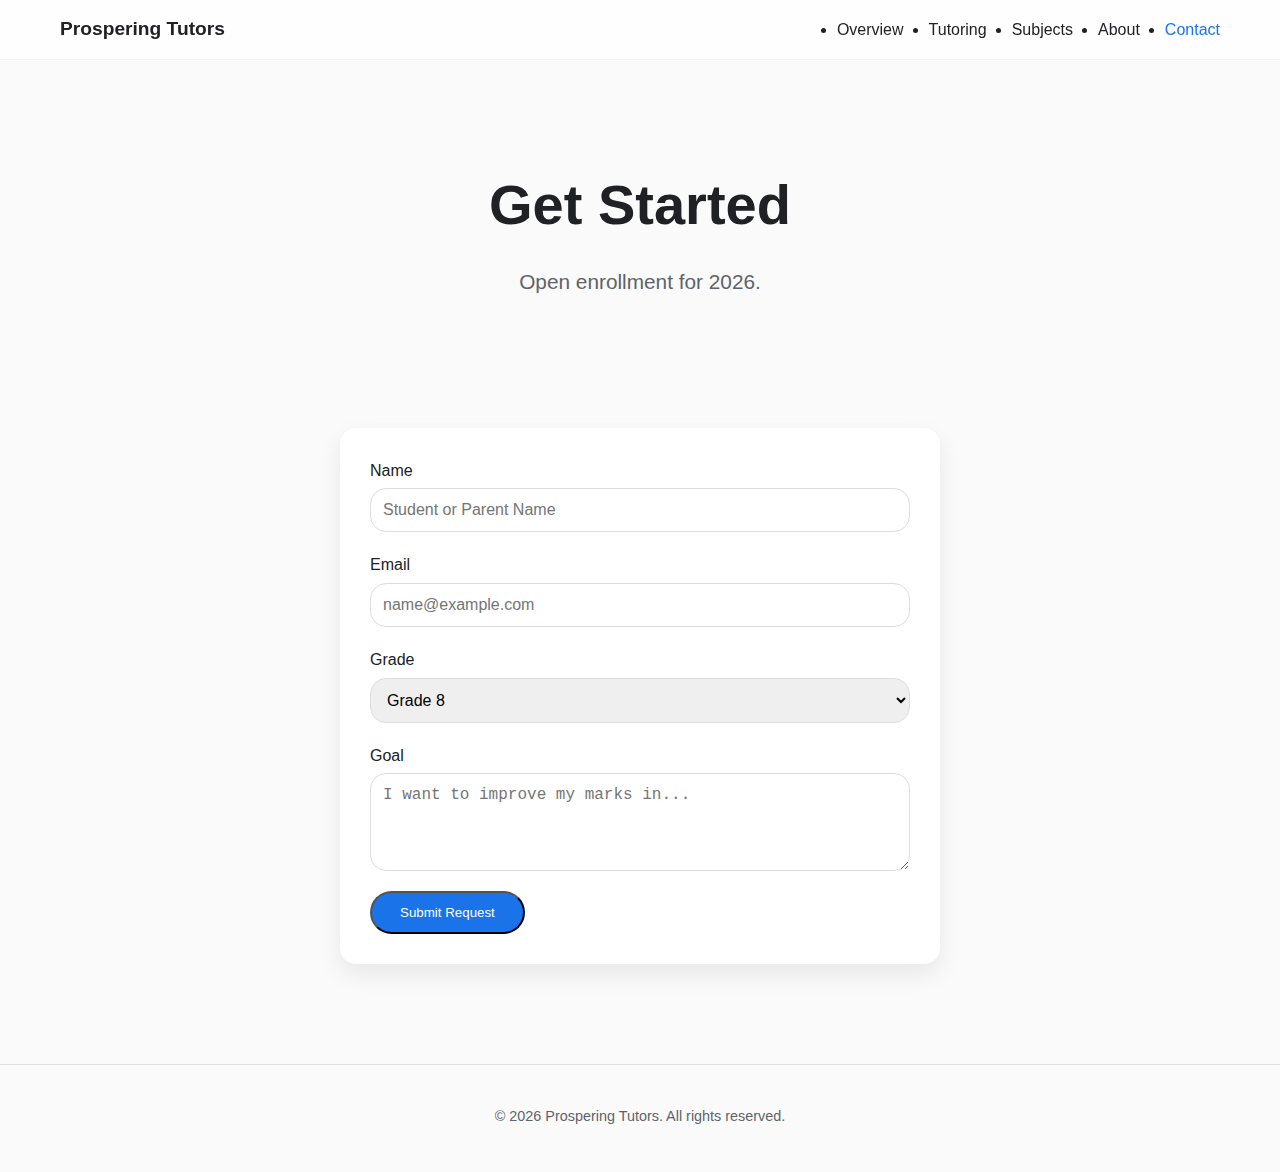
<file: contact.html>
<!DOCTYPE html>
<html lang="en">
  <head>
    <meta charset="UTF-8" />
    <meta name="viewport" content="width=device-width, initial-scale=1.0" />
    <title>Prospering Tutors | Contact</title>
    <link rel="stylesheet" href="assets/css/style.css" />
    <script defer src="assets/js/main.js"></script>
  </head>
  <body>
    <header>
      <nav>
        <div class="logo">Prospering Tutors</div>
        <div class="mobile-menu-btn">&#9776;</div>
        <ul class="nav-links">
          <li><a href="index.html">Overview</a></li>
          <li><a href="programmes.html">Tutoring</a></li>
          <li><a href="subjects.html">Subjects</a></li>
          <li><a href="about.html">About</a></li>
          <li><a href="contact.html" class="active">Contact</a></li>
        </ul>
      </nav>
    </header>

    <section class="hero">
      <h1>Get Started</h1>
      <p>Open enrollment for 2026.</p>
    </section>

    <div class="container">
      <form>
        <div class="form-group">
          <label for="name">Name</label>
          <input type="text" id="name" placeholder="Student or Parent Name" />
        </div>
        <div class="form-group">
          <label for="email">Email</label>
          <input type="email" id="email" placeholder="name@example.com" />
        </div>
        <div class="form-group">
          <label for="grade">Grade</label>
          <select id="grade">
            <option>Grade 8</option>
            <option>Grade 9</option>
            <option>Grade 10</option>
            <option>Grade 11</option>
            <option>Grade 12</option>
          </select>
        </div>
        <div class="form-group">
          <label for="message">Goal</label>
          <textarea
            id="message"
            rows="4"
            placeholder="I want to improve my marks in..."
          ></textarea>
        </div>
        <button type="submit" class="btn">Submit Request</button>
      </form>
    </div>

    <footer>
      <p>&copy; 2026 Prospering Tutors. All rights reserved.</p>
    </footer>
  </body>
</html>
</file>
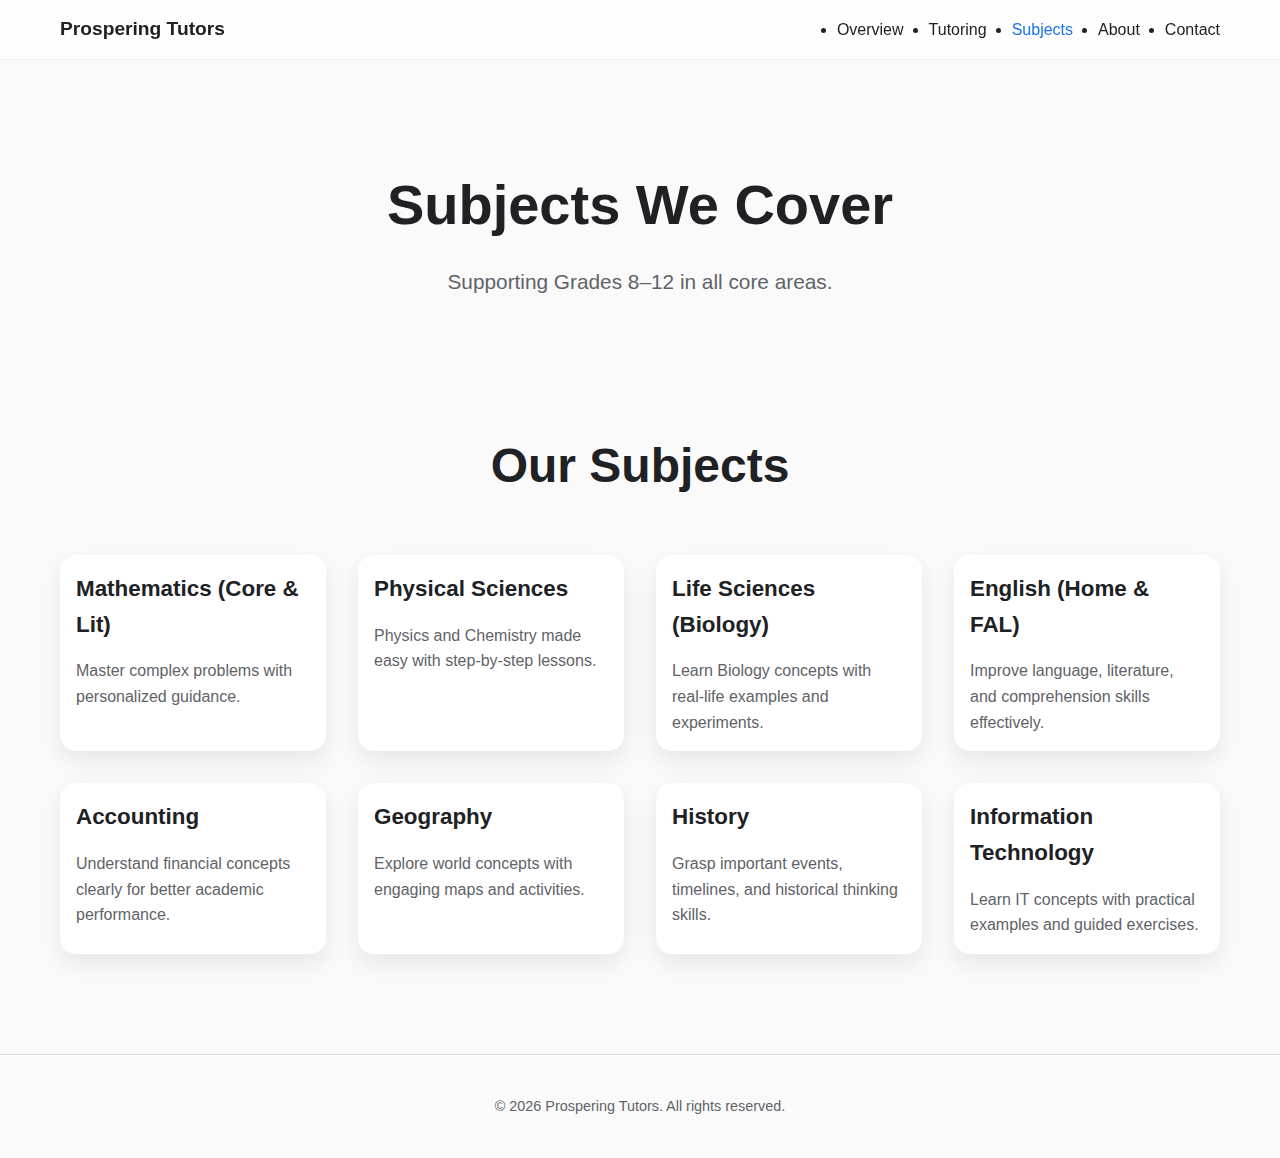
<file: subjects.html>
<!DOCTYPE html>
<html lang="en">
  <head>
    <meta charset="UTF-8" />
    <meta name="viewport" content="width=device-width, initial-scale=1.0" />
    <title>Prospering Tutors | Subjects</title>
    <link rel="stylesheet" href="assets/css/style.css" />
    <script defer src="assets/js/main.js"></script>
  </head>
  <body>
    <header>
      <nav>
        <div class="logo">Prospering Tutors</div>
        <div class="mobile-menu-btn">&#9776;</div>
        <ul class="nav-links">
          <li><a href="index.html">Overview</a></li>
          <li><a href="programmes.html">Tutoring</a></li>
          <li><a href="subjects.html" class="active">Subjects</a></li>
          <li><a href="about.html">About</a></li>
          <li><a href="contact.html">Contact</a></li>
        </ul>
      </nav>
    </header>

    <section class="hero">
      <h1>Subjects We Cover</h1>
      <p>Supporting Grades 8–12 in all core areas.</p>
    </section>

    <div class="container">
      <h2 class="section-title">Our Subjects</h2>
      <div class="grid-container">
        <div class="card">
          <h3>Mathematics (Core & Lit)</h3>
          <p>Master complex problems with personalized guidance.</p>
        </div>
        <div class="card">
          <h3>Physical Sciences</h3>
          <p>Physics and Chemistry made easy with step-by-step lessons.</p>
        </div>
        <div class="card">
          <h3>Life Sciences (Biology)</h3>
          <p>Learn Biology concepts with real-life examples and experiments.</p>
        </div>
        <div class="card">
          <h3>English (Home & FAL)</h3>
          <p>
            Improve language, literature, and comprehension skills effectively.
          </p>
        </div>
        <div class="card">
          <h3>Accounting</h3>
          <p>
            Understand financial concepts clearly for better academic
            performance.
          </p>
        </div>
        <div class="card">
          <h3>Geography</h3>
          <p>Explore world concepts with engaging maps and activities.</p>
        </div>
        <div class="card">
          <h3>History</h3>
          <p>
            Grasp important events, timelines, and historical thinking skills.
          </p>
        </div>
        <div class="card">
          <h3>Information Technology</h3>
          <p>Learn IT concepts with practical examples and guided exercises.</p>
        </div>
      </div>
    </div>

    <footer>
      <p>&copy; 2026 Prospering Tutors. All rights reserved.</p>
    </footer>
  </body>
</html>
</file>
<file: assets/css/style.css>
/* --- Variables & Theme --- */
:root {
  --bg-color: #fafafa;
  --card-bg: #fff;
  --accent-color: #1a73e8;
  --text-main: #202124;
  --text-secondary: #5f6368;
  --nav-height: 60px;
  --border-radius: 16px;
  --transition-speed: 0.3s;
}

/* --- Reset --- */
* {
  margin: 0;
  padding: 0;
  box-sizing: border-box;
}

body {
  font-family: -apple-system, BlinkMacSystemFont, "Segoe UI", Roboto, Helvetica,
    Arial, sans-serif;
  background-color: var(--bg-color);
  color: var(--text-main);
  line-height: 1.6;
  -webkit-font-smoothing: antialiased;
}

a {
  text-decoration: none;
  color: inherit;
  cursor: pointer;
}

/* --- Header --- */
header {
  position: sticky;
  top: 0;
  width: 100%;
  height: var(--nav-height);
  background: rgba(255, 255, 255, 0.8);
  backdrop-filter: blur(12px);
  z-index: 999;
  border-bottom: 1px solid rgba(0, 0, 0, 0.05);
}

nav {
  max-width: 1200px;
  margin: 0 auto;
  height: 100%;
  display: flex;
  align-items: center;
  justify-content: space-between;
  padding: 0 20px;
}

.logo {
  font-weight: 700;
  font-size: 1.2rem;
  color: var(--text-main);
}

.nav-links {
  display: flex;
  gap: 25px;
}

.nav-links a {
  font-weight: 500;
  color: var(--text-main);
  transition: color var(--transition-speed);
}

.nav-links a:hover,
.nav-links a.active {
  color: var(--accent-color);
}

/* --- Mobile Menu --- */
.mobile-menu-btn {
  display: none;
  font-size: 28px;
  cursor: pointer;
}

@media (max-width: 768px) {
  .nav-links {
    position: absolute;
    top: var(--nav-height);
    right: 0;
    background: #fff;
    flex-direction: column;
    width: 200px;
    padding: 10px;
    box-shadow: 0 10px 20px rgba(0, 0, 0, 0.1);
    display: none;
  }
  .nav-links.show {
    display: flex;
  }
  .mobile-menu-btn {
    display: block;
  }
}

/* --- Hero Section --- */
.hero {
  text-align: center;
  padding: 100px 20px 60px;
}

.hero h1 {
  font-size: clamp(2rem, 5vw, 3.5rem);
  font-weight: 700;
  margin-bottom: 15px;
}

.hero p {
  font-size: clamp(1rem, 2.5vw, 1.3rem);
  color: var(--text-secondary);
  margin-bottom: 30px;
}

/* --- Buttons --- */
.btn {
  display: inline-block;
  background-color: var(--accent-color);
  color: #fff;
  padding: 12px 28px;
  border-radius: 999px;
  font-weight: 500;
  transition: transform 0.2s ease, background-color 0.2s ease;
}

.btn:hover {
  transform: scale(1.05);
  background-color: #1665c1;
}

.btn-secondary {
  color: var(--accent-color);
  font-weight: 500;
}

.btn-secondary:hover {
  text-decoration: underline;
}

/* --- Containers & Grid --- */
.container {
  max-width: 1200px;
  margin: 0 auto;
  padding: 40px 20px;
}

.section-title {
  text-align: center;
  font-size: clamp(2rem, 5vw, 3rem);
  font-weight: 700;
  margin-bottom: 50px;
}

/* --- Cards --- */
.grid-container {
  display: grid;
  grid-template-columns: repeat(auto-fit, minmax(250px, 1fr));
  gap: 2rem;
  perspective: 1000px; /* for 3D tilt */
}

.card {
  background: var(--card-bg);
  border-radius: var(--border-radius);
  overflow: hidden;
  box-shadow: 0 10px 25px rgba(0, 0, 0, 0.08);
  transform-style: preserve-3d;
  transition: transform var(--transition-speed),
    box-shadow var(--transition-speed);
  cursor: pointer;
}

.card img {
  width: 100%;
  display: block;
  border-bottom: 1px solid #eee;
}

.card h3 {
  margin: 1rem;
  font-size: 1.4rem;
}

.card p {
  margin: 0 1rem 1rem;
  color: var(--text-secondary);
}

/* Card 3D tilt hover fallback */
.card:hover {
  transform: rotateY(5deg) rotateX(5deg) scale(1.03);
  box-shadow: 0 20px 40px rgba(0, 0, 0, 0.15);
}

/* --- Forms --- */
form {
  max-width: 600px;
  margin: 0 auto;
  background: #fff;
  padding: 30px;
  border-radius: var(--border-radius);
  box-shadow: 0 10px 25px rgba(0, 0, 0, 0.08);
}

.form-group {
  display: flex;
  flex-direction: column;
  margin-bottom: 20px;
}

.form-group label {
  margin-bottom: 5px;
  font-weight: 500;
}

.form-group input,
.form-group select,
.form-group textarea {
  padding: 12px;
  border: 1px solid #ddd;
  border-radius: var(--border-radius);
  font-size: 1rem;
  transition: border-color 0.2s;
}

.form-group input:focus,
.form-group select:focus,
.form-group textarea:focus {
  outline: none;
  border-color: var(--accent-color);
}

/* --- Footer --- */
footer {
  text-align: center;
  padding: 40px 20px;
  font-size: 0.9rem;
  color: var(--text-secondary);
  border-top: 1px solid #e0e0e0;
  margin-top: 60px;
}

/* --- Utilities --- */
.hero-image-full {
  width: 100%;
  max-width: 1000px;
  border-radius: var(--border-radius);
  margin-top: 40px;
  box-shadow: 0 20px 60px rgba(0, 0, 0, 0.1);
}
</file>
